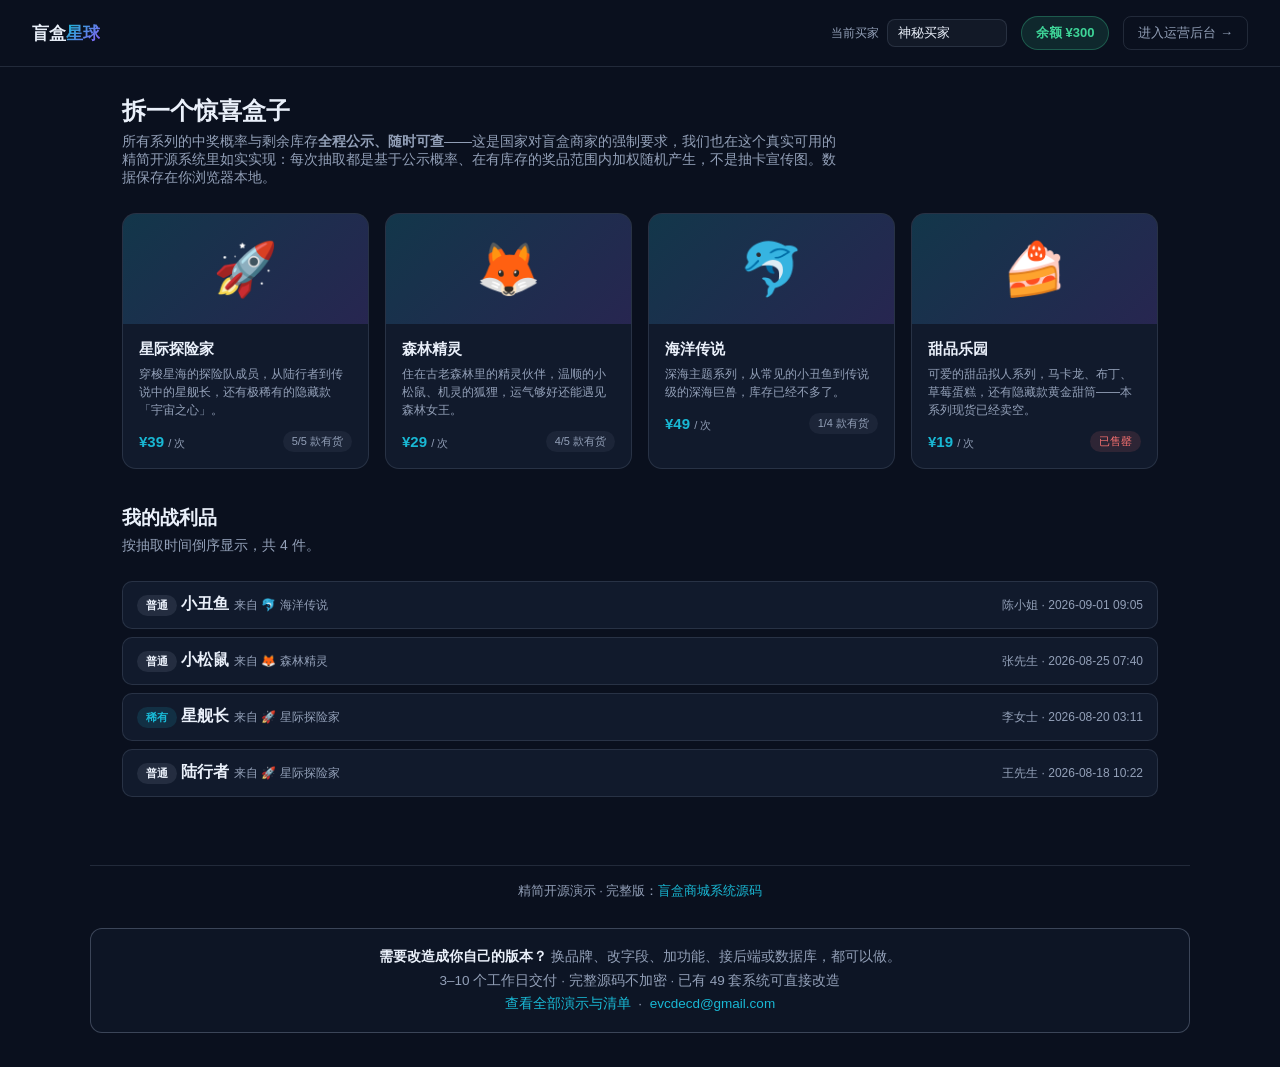
<file: index.html>
<!DOCTYPE html>
<html lang="zh-CN">
<head>
<meta charset="UTF-8">
<meta name="viewport" content="width=device-width, initial-scale=1.0">
<title>盲盒商城（精简开源版）</title>
<meta name="description" content="免费开源的盲盒商城系统精简版：系列浏览、概率与库存公示透明、真实余额扣费与库存感知抽取、我的战利品记录，后台系列与概率库存管理，真实增删改查功能，纯前端+localStorage实现，可作为学习或二次开发起点。">
<link rel="stylesheet" href="style.css">
</head>
<body>
  <header class="topbar">
    <div class="brand">盲盒<span class="accent">星球</span></div>
    <div class="topbar-right">
      <div class="buyer-field">
        <label for="buyerNameInput">当前买家</label>
        <input id="buyerNameInput" type="text" value="">
      </div>
      <div class="balance-badge" id="balanceBadge">余额 ¥0</div>
      <a href="admin.html" class="nav-link">进入运营后台 →</a>
    </div>
  </header>

  <main class="container">
    <div class="page-head">
      <h1>拆一个惊喜盒子</h1>
      <p>所有系列的中奖概率与剩余库存<strong>全程公示、随时可查</strong>——这是国家对盲盒商家的强制要求，我们也在这个真实可用的精简开源系统里如实实现：每次抽取都是基于公示概率、在有库存的奖品范围内加权随机产生，不是抽卡宣传图。数据保存在你浏览器本地。</p>
    </div>
    <div id="seriesGrid" class="series-grid"></div>

    <section class="loot-section">
      <div class="page-head" style="margin-top:36px">
        <h2>我的战利品</h2>
        <p>按抽取时间倒序显示，共 <span id="lootCount">0</span> 件。</p>
      </div>
      <div id="lootList" class="loot-list"></div>
    </section>
  </main>

  <div class="modal-backdrop" id="modalBackdrop">
    <div class="modal modal-wide">
      <button class="modal-close" id="btnCloseModal">&times;</button>
      <h2 id="modalSeriesName"></h2>
      <p class="sub" id="modalSeriesDesc"></p>

      <table class="prize-table" id="prizeTable">
        <thead><tr><th>奖品</th><th>类型</th><th>概率</th><th>剩余库存</th></tr></thead>
        <tbody id="prizeTableBody"></tbody>
      </table>
      <div class="prob-sum-note" id="probSumNote"></div>

      <div id="modalMsg"></div>
      <div id="revealResult" class="reveal-result" style="display:none"></div>

      <form id="drawForm" novalidate>
        <button type="submit" class="btn btn-primary btn-block" id="btnDraw">抽一个（¥<span id="drawPriceLabel">0</span>）</button>
      </form>
    </div>
  </div>

  <script src="data.js"></script>
  <script src="script.js"></script>

<footer style="margin:40px auto 16px;max-width:1100px;padding:16px 20px 0;border-top:1px solid var(--line,rgba(147,160,184,.18));text-align:center;color:var(--muted,#93A0B8);font-size:13px">精简开源演示 &middot; 完整版：<a href="https://inzyxuashop.com/manghe-yuanma.html" target="_blank" rel="noopener" style="color:var(--cyan,#19B8D4);text-decoration:none">盲盒商城系统源码</a></footer>

<!-- custom-delivery -->
<div style="max-width:1100px;margin:28px auto 34px;padding:16px 20px;border:1px solid rgba(147,160,184,.35);border-radius:12px;background:rgba(17,26,44,.55);font:13.5px/1.75 -apple-system,BlinkMacSystemFont,'Segoe UI','PingFang SC','Microsoft YaHei',sans-serif;color:#93a0b8;text-align:center">
  <strong style="color:#eaf0fa">需要改造成你自己的版本？</strong>
  换品牌、改字段、加功能、接后端或数据库，都可以做。<br>
  3–10 个工作日交付 · 完整源码不加密 · 已有 49 套系统可直接改造<br>
  <a href="https://inzyxuashop.com" style="color:#19b8d4;text-decoration:none">查看全部演示与清单</a>
  &nbsp;·&nbsp;
  <a href="mailto:evcdecd@gmail.com" style="color:#19b8d4;text-decoration:none">evcdecd@gmail.com</a>
</div>
</body>
</html>
</file>
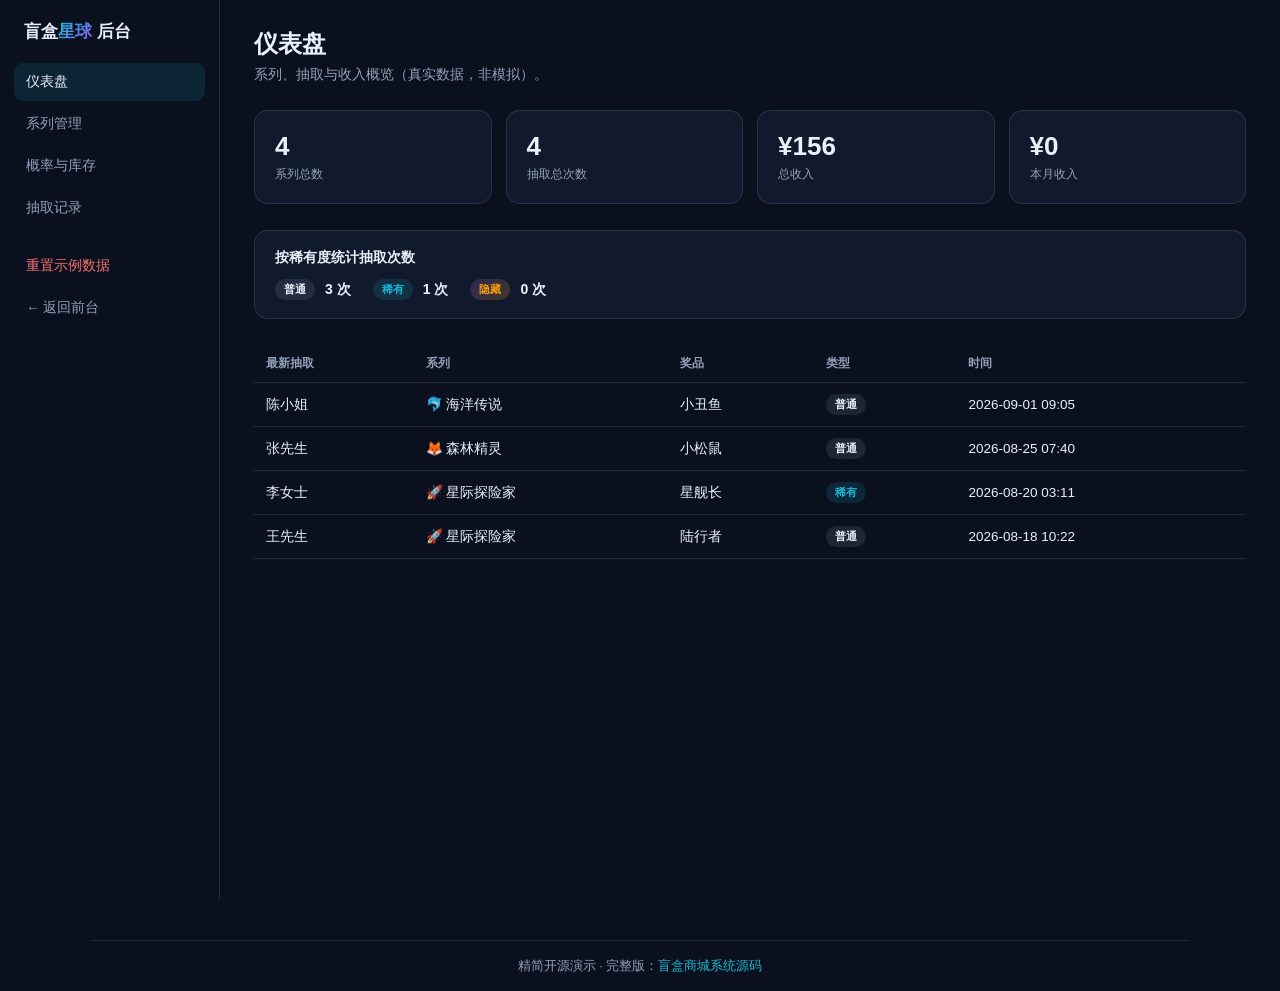
<file: admin.html>
<!DOCTYPE html>
<html lang="zh-CN">
<head>
<meta charset="UTF-8">
<meta name="viewport" content="width=device-width, initial-scale=1.0">
<title>运营后台 · 盲盒商城（精简开源版）</title>
<link rel="stylesheet" href="style.css">
</head>
<body>
  <div class="admin-layout">
    <aside class="sidebar">
      <div class="brand">盲盒<span class="accent">星球</span> 后台</div>
      <div class="side-link active" data-view="dashboard">仪表盘</div>
      <div class="side-link" data-view="series">系列管理</div>
      <div class="side-link" data-view="prizes">概率与库存</div>
      <div class="side-link" data-view="records">抽取记录</div>
      <div class="side-link" id="btnResetData" style="margin-top:20px;color:var(--red)">重置示例数据</div>
      <a href="index.html" class="side-link">← 返回前台</a>
    </aside>

    <main class="admin-main">
      <section id="view-dashboard" class="admin-view active">
        <div class="page-head"><h1>仪表盘</h1><p>系列、抽取与收入概览（真实数据，非模拟）。</p></div>
        <div class="stat-grid" id="statGrid"></div>
        <div class="panel">
          <h3>按稀有度统计抽取次数</h3>
          <div id="tierStats" class="tier-stats"></div>
        </div>
        <table>
          <thead><tr><th>最新抽取</th><th>系列</th><th>奖品</th><th>类型</th><th>时间</th></tr></thead>
          <tbody id="recentDrawsBody"></tbody>
        </table>
      </section>

      <section id="view-series" class="admin-view">
        <div class="page-head"><h1>系列管理</h1><p>新增、编辑或删除盲盒系列。删除会级联删除该系列的奖品与抽取记录。</p></div>
        <div class="table-toolbar">
          <span></span>
          <button class="btn btn-primary btn-sm" id="btnAddSeries">+ 新增系列</button>
        </div>
        <table>
          <thead><tr><th>系列</th><th>单价</th><th>奖品数</th><th>剩余总库存</th><th>操作</th></tr></thead>
          <tbody id="seriesBody"></tbody>
        </table>
      </section>

      <section id="view-prizes" class="admin-view">
        <div class="page-head"><h1>概率与库存</h1><p>管理某个系列的奖品概率与库存。保存时会校验该系列所有奖品概率之和必须<strong>正好等于 100%</strong>。</p></div>
        <div class="table-toolbar">
          <div class="field" style="margin:0;min-width:240px">
            <label>选择系列</label>
            <select id="prizeSeriesSelect"></select>
          </div>
          <button class="btn btn-primary btn-sm" id="btnAddPrize">+ 新增奖品</button>
        </div>
        <div id="probSumBanner" class="prob-sum-banner"></div>
        <table>
          <thead><tr><th>奖品</th><th>类型</th><th>概率</th><th>剩余库存</th><th>操作</th></tr></thead>
          <tbody id="prizesBody"></tbody>
        </table>
      </section>

      <section id="view-records" class="admin-view">
        <div class="page-head"><h1>抽取记录</h1><p>全部抽取历史，可按系列筛选。</p></div>
        <div class="table-toolbar">
          <div class="field" style="margin:0;min-width:240px">
            <label>按系列筛选</label>
            <select id="recordSeriesFilter"></select>
          </div>
          <span></span>
        </div>
        <table>
          <thead><tr><th>系列</th><th>奖品</th><th>类型</th><th>买家</th><th>时间</th></tr></thead>
          <tbody id="recordsBody"></tbody>
        </table>
      </section>
    </main>
  </div>

  <!-- 系列 modal -->
  <div class="modal-backdrop" id="seriesModalBackdrop">
    <div class="modal">
      <button class="modal-close" id="btnCloseSeriesModal">&times;</button>
      <h2 id="seriesModalTitle">新增系列</h2>
      <div id="seriesModalMsg"></div>
      <form id="seriesForm" novalidate>
        <input type="hidden" id="seriesIdInput">
        <div class="field"><label>系列名称</label><input id="seriesNameInput" type="text" required></div>
        <div class="field-row">
          <div class="field"><label>单价（元/次）</label><input id="seriesPriceInput" type="number" min="0" step="0.01" required></div>
          <div class="field"><label>封面图标（Emoji）</label><input id="seriesEmojiInput" type="text" maxlength="4" required></div>
        </div>
        <div class="field"><label>简介</label><textarea id="seriesDescInput" rows="3"></textarea></div>
        <button type="submit" class="btn btn-primary btn-block">保存</button>
      </form>
    </div>
  </div>

  <!-- 奖品 modal -->
  <div class="modal-backdrop" id="prizeModalBackdrop">
    <div class="modal">
      <button class="modal-close" id="btnClosePrizeModal">&times;</button>
      <h2 id="prizeModalTitle">新增奖品</h2>
      <div id="prizeModalMsg"></div>
      <form id="prizeForm" novalidate>
        <input type="hidden" id="prizeIdInput">
        <div class="field"><label>奖品名称</label><input id="prizeNameInput" type="text" required></div>
        <div class="field-row">
          <div class="field">
            <label>类型</label>
            <select id="prizeTierInput">
              <option value="普通">普通</option>
              <option value="稀有">稀有</option>
              <option value="隐藏">隐藏</option>
            </select>
          </div>
          <div class="field"><label>概率（%）</label><input id="prizeProbInput" type="number" min="0" max="100" step="0.01" required></div>
        </div>
        <div class="field"><label>剩余库存（件）</label><input id="prizeStockInput" type="number" min="0" step="1" required></div>
        <button type="submit" class="btn btn-primary btn-block">保存</button>
      </form>
    </div>
  </div>

  <script src="data.js"></script>
  <script src="admin.js"></script>

<footer style="margin:40px auto 16px;max-width:1100px;padding:16px 20px 0;border-top:1px solid var(--line,rgba(147,160,184,.18));text-align:center;color:var(--muted,#93A0B8);font-size:13px">精简开源演示 &middot; 完整版：<a href="https://inzyxuashop.com/manghe-yuanma.html" target="_blank" rel="noopener" style="color:var(--cyan,#19B8D4);text-decoration:none">盲盒商城系统源码</a></footer>
</body>
</html>
</file>
<file: style.css>
:root{--ink:#0A101E;--surface:#111a2c;--surface2:#16223a;--line:rgba(147,160,184,.18);--muted:#93A0B8;--text:#EAF0FA;--cyan:#19B8D4;--violet:#8B5CF6;--green:#3ED598;--red:#F87171;--amber:#F59E0B;--radius:14px;color-scheme:dark}
*{box-sizing:border-box}
body{margin:0;background:var(--ink);color:var(--text);font-family:-apple-system,BlinkMacSystemFont,"Segoe UI","PingFang SC","Microsoft YaHei",sans-serif;min-height:100vh}
a{color:inherit;text-decoration:none}

.topbar{display:flex;align-items:center;justify-content:space-between;padding:16px 32px;border-bottom:1px solid var(--line);flex-wrap:wrap;gap:12px}
.brand{font-size:17px;font-weight:700}
.brand .accent{background:linear-gradient(135deg,var(--cyan),var(--violet));-webkit-background-clip:text;background-clip:text;color:transparent}
.nav-link{font-size:13px;color:var(--muted);border:1px solid var(--line);padding:7px 14px;border-radius:8px}
.nav-link:hover{border-color:var(--cyan);color:var(--text)}
.topbar-right{display:flex;align-items:center;gap:14px;flex-wrap:wrap}
.buyer-field{display:flex;align-items:center;gap:8px;font-size:12px;color:var(--muted)}
.buyer-field input{background:rgba(147,160,184,.06);border:1px solid var(--line);border-radius:8px;padding:6px 10px;color:var(--text);font-family:inherit;font-size:12.5px;width:120px;outline:none}
.buyer-field input:focus{border-color:var(--cyan)}
.balance-badge{font-size:13px;font-weight:700;color:var(--green);background:rgba(62,213,152,.12);border:1px solid rgba(62,213,152,.3);padding:7px 14px;border-radius:999px}

.container{max-width:1100px;margin:0 auto;padding:28px 32px}
.page-head h1{font-size:24px;font-weight:700;margin:0 0 6px}
.page-head h2{font-size:19px;font-weight:700;margin:0 0 6px}
.page-head p{color:var(--muted);font-size:14px;margin:0 0 26px;max-width:720px}

/* ---------- series ---------- */
.series-grid{display:grid;grid-template-columns:repeat(auto-fill,minmax(240px,1fr));gap:16px}
.series-card{background:var(--surface);border:1px solid var(--line);border-radius:var(--radius);overflow:hidden;cursor:pointer;transition:transform .2s,border-color .2s}
.series-card:hover{transform:translateY(-3px);border-color:rgba(25,184,212,.4)}
.series-card__cover{height:110px;display:flex;align-items:center;justify-content:center;font-size:52px;background:linear-gradient(135deg,rgba(25,184,212,.18),rgba(139,92,246,.18))}
.series-card__body{padding:16px}
.series-card__body h3{margin:0 0 6px;font-size:15px}
.series-card__desc{font-size:12px;color:var(--muted);margin:0 0 12px;line-height:1.5;min-height:36px}
.series-card__meta{display:flex;align-items:center;justify-content:space-between;gap:8px}
.series-card__price{font-size:15px;font-weight:700;color:var(--cyan)}
.series-card__price span{font-size:11px;color:var(--muted);font-weight:400}
.tag{font-size:11px;color:var(--muted);background:rgba(147,160,184,.08);padding:3px 9px;border-radius:999px}
.tag-soldout{color:var(--red);background:rgba(248,113,113,.12)}

/* ---------- loot ---------- */
.loot-list{display:flex;flex-direction:column;gap:8px}
.loot-item{background:var(--surface);border:1px solid var(--line);border-radius:10px;padding:12px 14px;display:flex;align-items:center;justify-content:space-between;gap:10px;flex-wrap:wrap}
.loot-item__series{color:var(--muted);font-size:12px;font-weight:400}
.loot-item__meta{color:var(--muted);font-size:12px}
.loot-empty{color:var(--muted);font-size:13px;padding:20px;text-align:center;background:var(--surface);border:1px dashed var(--line);border-radius:10px}

/* ---------- prize table ---------- */
.prize-table{width:100%;border-collapse:collapse;font-size:13.5px;margin-bottom:8px}
.prize-table th{text-align:left;padding:9px 10px;color:var(--muted);font-weight:600;border-bottom:1px solid var(--line);font-size:11.5px}
.prize-table td{padding:10px 10px;border-bottom:1px solid var(--line)}
.prize-row.sold-out{opacity:.55}
.soldout-label{color:var(--red);font-size:12px;font-weight:600}
.prob-sum-note{font-size:12px;color:var(--muted);margin:0 0 16px}
.prob-sum-note strong{color:var(--text)}

.tier-badge{display:inline-block;font-size:11px;font-weight:700;padding:3px 9px;border-radius:999px}
.tier-badge.tier-common{background:rgba(147,160,184,.14);color:var(--text)}
.tier-badge.tier-rare{background:rgba(25,184,212,.14);color:var(--cyan)}
.tier-badge.tier-hidden{background:linear-gradient(135deg,rgba(139,92,246,.22),rgba(245,158,11,.22));color:var(--amber)}

/* ---------- reveal ---------- */
.reveal-result{display:none;text-align:center;padding:22px 16px;border-radius:12px;margin:6px 0 18px;border:1px solid var(--line);background:rgba(147,160,184,.05)}
.reveal-result.show{display:block;animation:reveal-pop .35s ease}
.reveal-title{font-size:13px;color:var(--muted);margin-bottom:8px}
.reveal-prize{font-size:20px;font-weight:800;margin-bottom:8px;display:flex;align-items:center;justify-content:center;gap:8px}
.reveal-sub{font-size:12.5px;color:var(--muted)}
.reveal-result.tier-bg-tier-hidden{border-color:rgba(245,158,11,.4);background:linear-gradient(135deg,rgba(139,92,246,.12),rgba(245,158,11,.12))}
.reveal-result.tier-bg-tier-rare{border-color:rgba(25,184,212,.4);background:rgba(25,184,212,.08)}
@keyframes reveal-pop{from{transform:scale(.92);opacity:0}to{transform:scale(1);opacity:1}}

.modal-backdrop{position:fixed;inset:0;background:rgba(4,8,16,.75);display:none;align-items:center;justify-content:center;padding:20px;z-index:50}
.modal-backdrop.show{display:flex}
.modal{background:var(--surface);border:1px solid var(--line);border-radius:18px;max-width:460px;width:100%;max-height:88vh;overflow:auto;padding:26px}
.modal-wide{max-width:600px}
.modal h2{margin:0 0 6px;font-size:18px}
.modal .sub{color:var(--muted);font-size:12.5px;margin:0 0 18px}
.modal-close{float:right;background:none;border:none;color:var(--muted);font-size:20px;cursor:pointer}

.field{display:flex;flex-direction:column;gap:6px;margin-bottom:14px}
.field label{font-size:12px;color:var(--muted);font-weight:600}
.field input,.field select,.field textarea{background:rgba(147,160,184,.06);border:1px solid var(--line);border-radius:8px;padding:9px 11px;color:var(--text);font-family:inherit;font-size:13.5px;outline:none;width:100%}
.field input:focus,.field select:focus,.field textarea:focus{border-color:var(--cyan)}
.field-row{display:grid;grid-template-columns:1fr 1fr;gap:10px}

.btn{font-family:inherit;font-size:13.5px;font-weight:600;padding:10px 18px;border-radius:9px;border:1px solid var(--line);background:transparent;color:var(--text);cursor:pointer}
.btn:hover{border-color:var(--cyan)}
.btn-primary{background:linear-gradient(135deg,var(--cyan),var(--violet));border:none;color:#06121A}
.btn-block{width:100%}
.btn-sm{padding:5px 11px;font-size:12px}
.btn-danger{border-color:rgba(248,113,113,.4);color:var(--red)}

.msg{margin:0 0 14px;font-size:12.5px;padding:9px 12px;border-radius:8px}
.msg.error{background:rgba(248,113,113,.1);border:1px solid rgba(248,113,113,.3);color:var(--red)}
.msg.success{background:rgba(62,213,152,.1);border:1px solid rgba(62,213,152,.3);color:var(--green)}

/* ---------- admin ---------- */
.admin-layout{display:flex;min-height:100vh}
.sidebar{width:220px;flex-shrink:0;border-right:1px solid var(--line);padding:20px 14px}
.sidebar .brand{padding:0 10px 20px}
.side-link{display:block;padding:10px 12px;border-radius:9px;font-size:13.5px;color:var(--muted);margin-bottom:4px;cursor:pointer}
.side-link:hover{background:rgba(147,160,184,.06)}
.side-link.active{background:rgba(25,184,212,.12);color:var(--text)}
.admin-main{flex:1;padding:28px 34px;overflow:auto}
.admin-view{display:none}
.admin-view.active{display:block}

.stat-grid{display:grid;grid-template-columns:repeat(4,1fr);gap:14px;margin-bottom:26px}
.stat-card{background:var(--surface);border:1px solid var(--line);border-radius:var(--radius);padding:20px}
.stat-card .num{font-size:26px;font-weight:800}
.stat-card .label{font-size:12px;color:var(--muted);margin-top:4px}

.panel{background:var(--surface);border:1px solid var(--line);border-radius:var(--radius);padding:18px 20px;margin-bottom:26px}
.panel h3{margin:0 0 12px;font-size:14px}
.tier-stats{display:flex;gap:22px;flex-wrap:wrap}
.tier-stat{display:flex;align-items:center;gap:10px}
.tier-stat__num{font-size:14px;font-weight:700}

.prob-sum-banner{margin-bottom:16px}
.prob-sum-banner .msg{margin-bottom:0}

table{width:100%;border-collapse:collapse;font-size:13.5px}
th{text-align:left;padding:10px 12px;color:var(--muted);font-weight:600;border-bottom:1px solid var(--line);font-size:12px}
td{padding:11px 12px;border-bottom:1px solid var(--line)}
tr.sold-out td{opacity:.55}
.badge{display:inline-block;font-size:11px;font-weight:700;padding:3px 9px;border-radius:999px}
.table-actions{display:flex;gap:6px}
.table-toolbar{display:flex;justify-content:space-between;align-items:center;margin-bottom:16px;flex-wrap:wrap;gap:12px}
.filter-row{display:flex;gap:6px}
.filter-btn{font-size:12px;padding:6px 12px;border-radius:999px;border:1px solid var(--line);background:transparent;color:var(--muted);cursor:pointer}
.filter-btn.active{border-color:var(--cyan);color:var(--text)}

@media (max-width:820px){
  .admin-layout{flex-direction:column}
  .sidebar{width:100%;display:flex;overflow-x:auto;border-right:none;border-bottom:1px solid var(--line)}
  .stat-grid{grid-template-columns:repeat(2,1fr)}
  .field-row{grid-template-columns:1fr}
}
</file>
